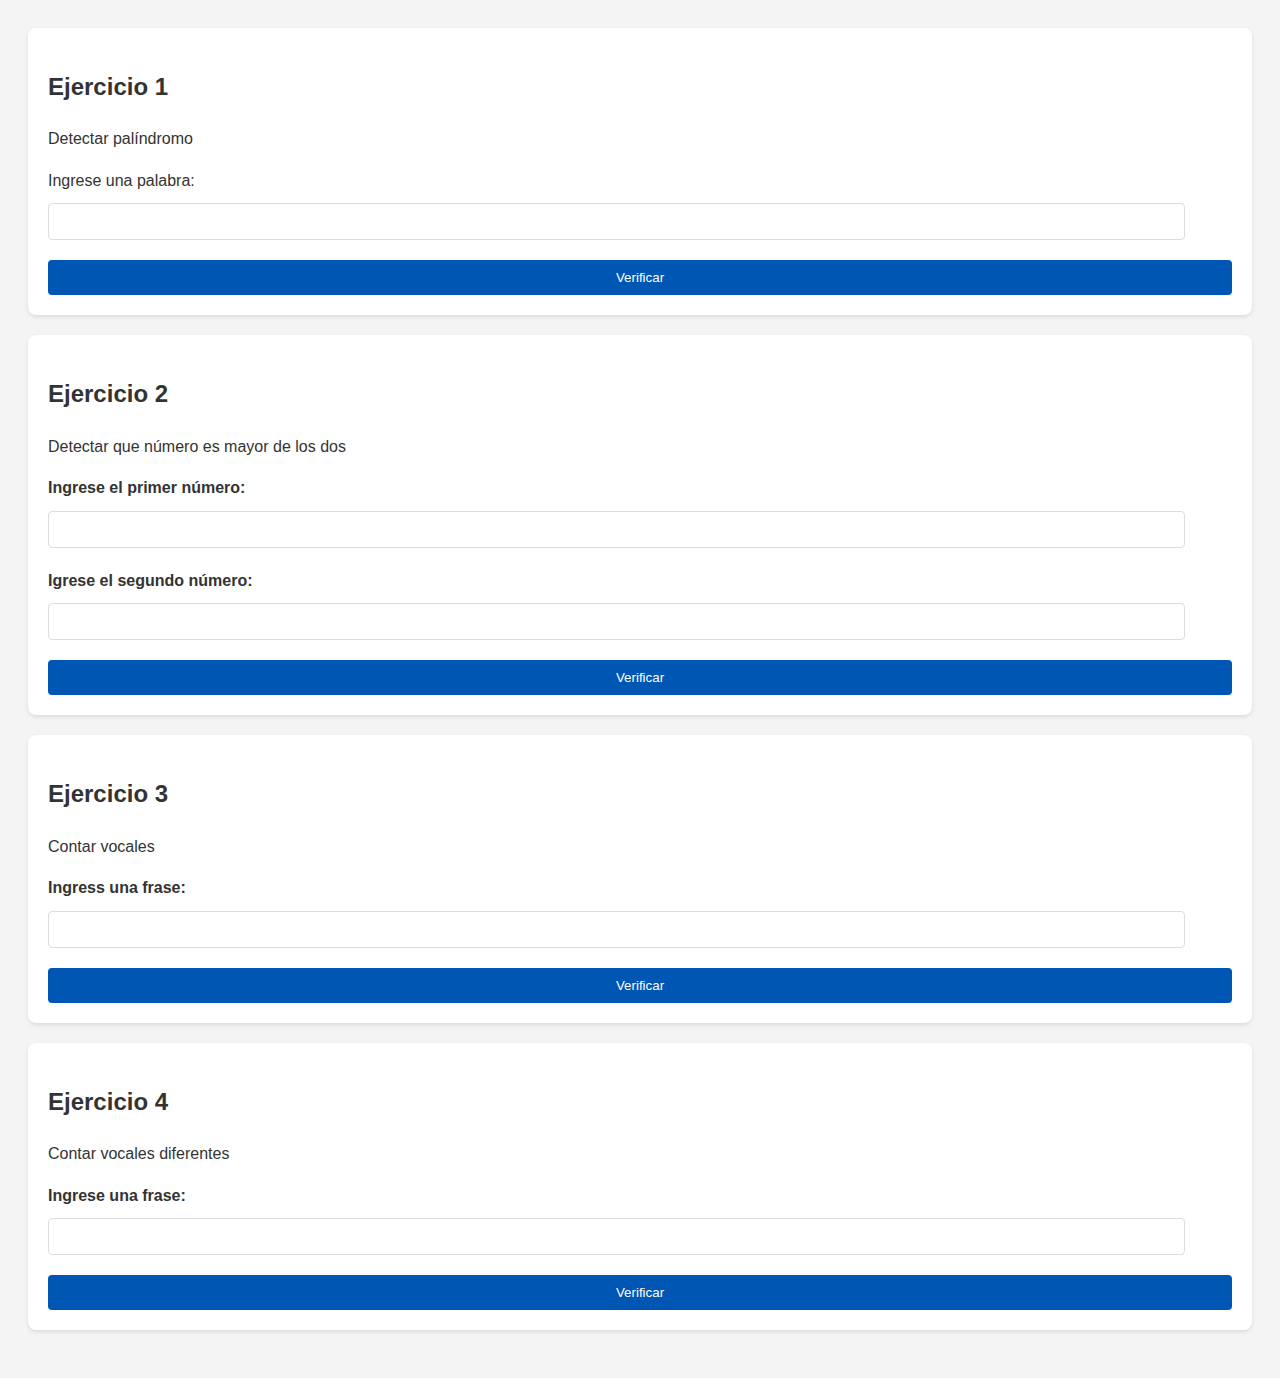
<file: EjerciciosJS/index.html>
<!DOCTYPE html>
<html lang="es">
<head>
    <meta charset="UTF-8">
    <title>Ejercicios JS</title>
</head>
<body>
<script src="Ejercicio1.js"></script>
<script src="Ejercicio2.js"></script>
<script src="Ejercicio3.js"></script>
<script src="Ejercicio4.js"></script>

<link rel="stylesheet" type="text/css" href="hojaEstilos.css">

<form action="#" onsubmit="return esPalindromo(event)">
    <h2> Ejercicio 1</h2>
    <p>Detectar palíndromo</p>
    Ingrese una palabra: <label for="palindromo"></label><input type="text" id="palindromo" size="80">
    <input type="submit" id="send1" value="Verificar">
</form>

<form action="#" onsubmit="return esMayor(event)">
    <h2> Ejercicio 2</h2>
    <p>Detectar que número es mayor de los dos</p>
    <label for="num1"> Ingrese el primer número: </label><input type="text" id="num1" size="20"><br>
    <label for="num2">Igrese el segundo número: </label><input type="text" id="num2" size="20"><br>
    <input type="submit" id="send2" value="Verificar">
</form>

<form action="#" onsubmit="return contadorVocales(event)">
    <h2>Ejercicio 3</h2>
    <p>Contar vocales</p>
    <label for="frase">Ingress una frase: </label><input type="text" id="frase" size="80">
    <input type="submit" id="send3" value="Verificar">
</form>

<form action="#" onsubmit="return contadorIndividualVocales(event)">
    <h2>Ejercicio 4</h2>
    <p>Contar vocales diferentes</p>
    <label for="frase2">Ingrese una frase: </label><input type="text" id="frase2" size="80">
    <input type="submit" id="send4" value="Verificar">
</form>

</body>
</html>
</file>
<file: EjerciciosJS/hojaEstilos.css>
body {
    font-family: Arial, sans-serif;
    background-color: #f4f4f4;
    color: #333;
    line-height: 1.6;
    padding: 20px;
}

h2 {
    color: #333;
}

form {
    background: #ffffff;
    padding: 20px;
    margin-bottom: 20px;
    border-radius: 8px;
    box-shadow: 0 2px 4px rgba(0, 0, 0, 0.1);
}

label {
    display: block;
    margin-bottom: 10px;
    font-weight: bold;
}

input[type="text"] {
    width: 95%;
    height: 25px;
    padding: 5px;
    margin-bottom: 20px;
    border: 1px solid #ddd;
    border-radius: 4px;
}

input[type="submit"] {
    display: block;
    width: 100%;
    padding: 10px;
    background-color: #0056b3;
    color: white;
    border: none;
    border-radius: 4px;
    cursor: pointer;
}

input[type="submit"]:hover {
    background-color: #004494;
}

/* Estilo para el texto de los resultados */
.resultado {
    font-size: 1.1em;
    margin-top: 10px;
}
</file>
